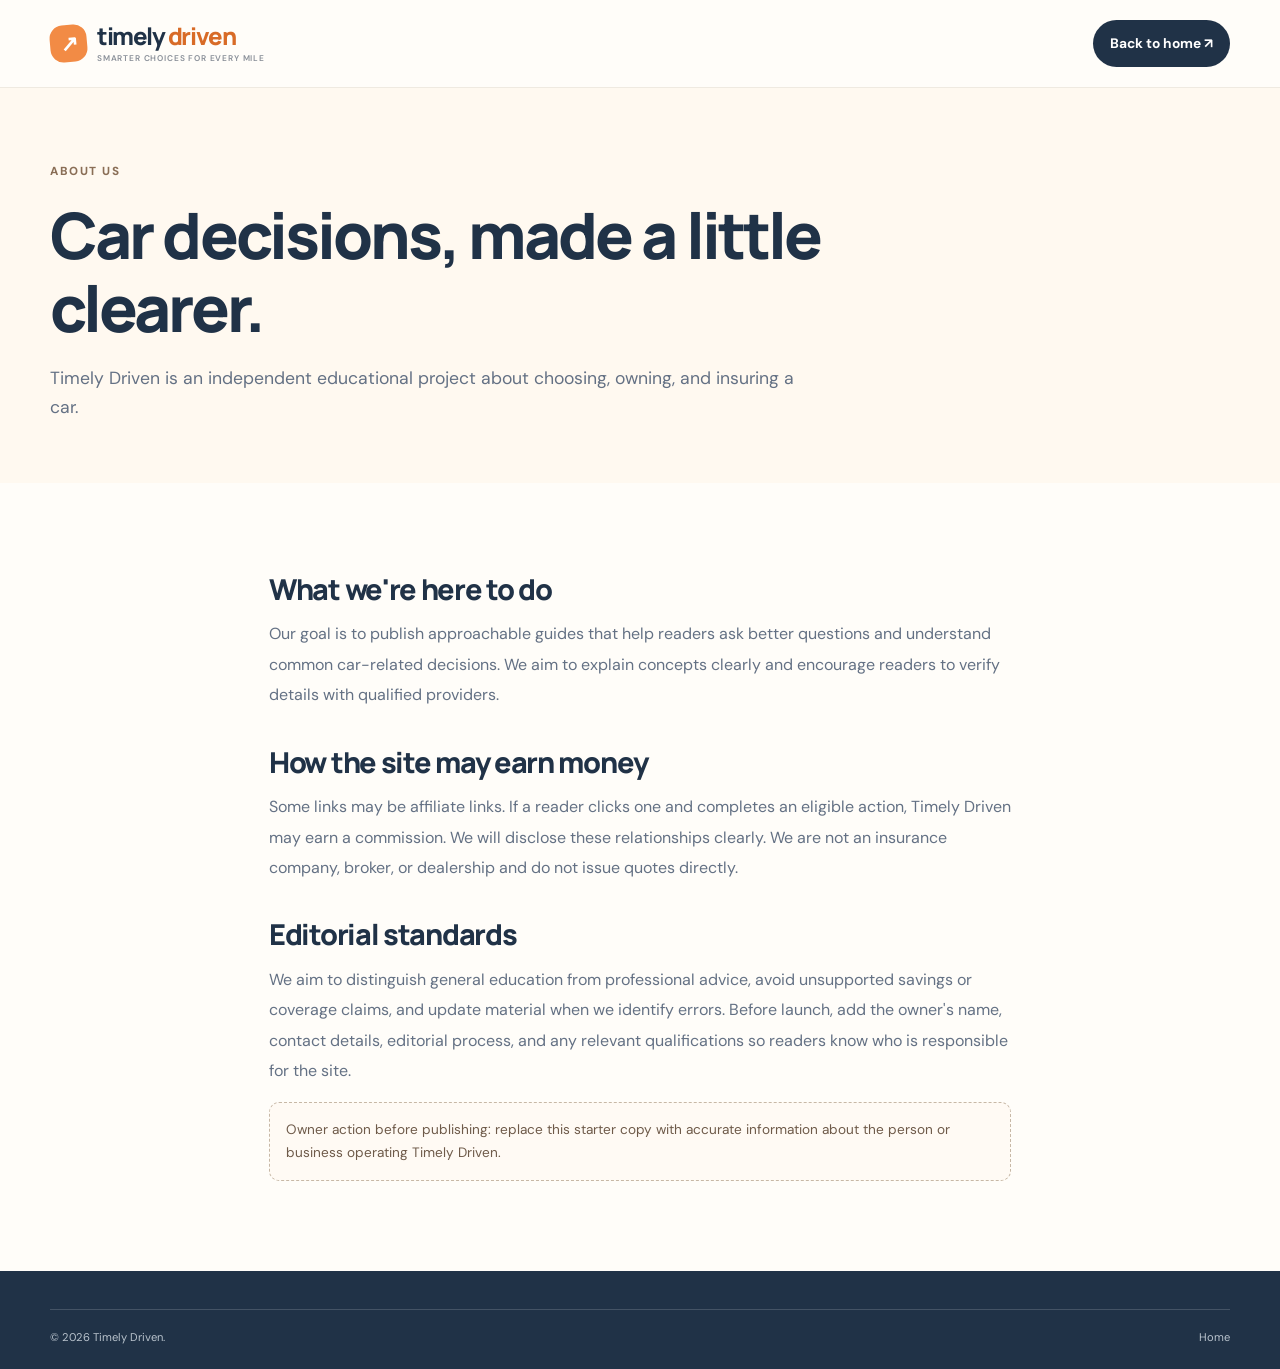
<file: about.html>
<!doctype html><html lang="en"><head><meta charset="utf-8"><meta name="viewport" content="width=device-width,initial-scale=1"><title>About Timely Driven</title><link rel="stylesheet" href="styles.css"><link rel="preconnect" href="https://fonts.googleapis.com"><link href="https://fonts.googleapis.com/css2?family=DM+Sans:wght@400;500;600;700&family=Manrope:wght@400;500;600;700;800&display=swap" rel="stylesheet"></head><body><header class="site-header"><a class="brand" href="index.html"><span class="brand-mark">↗</span><span>timely <span class="brand-highlight">driven</span><small>SMARTER CHOICES FOR EVERY MILE</small></span></a><a class="header-cta" href="index.html">Back to home ↗</a></header><main><section class="article-hero"><div class="wrap"><div class="eyebrow">ABOUT US</div><h1>Car decisions, made a little clearer.</h1><p>Timely Driven is an independent educational project about choosing, owning, and insuring a car.</p></div></section><article class="article-content"><h2>What we're here to do</h2><p>Our goal is to publish approachable guides that help readers ask better questions and understand common car-related decisions. We aim to explain concepts clearly and encourage readers to verify details with qualified providers.</p><h2>How the site may earn money</h2><p>Some links may be affiliate links. If a reader clicks one and completes an eligible action, Timely Driven may earn a commission. We will disclose these relationships clearly. We are not an insurance company, broker, or dealership and do not issue quotes directly.</p><h2>Editorial standards</h2><p>We aim to distinguish general education from professional advice, avoid unsupported savings or coverage claims, and update material when we identify errors. Before launch, add the owner's name, contact details, editorial process, and any relevant qualifications so readers know who is responsible for the site.</p><div class="placeholder">Owner action before publishing: replace this starter copy with accurate information about the person or business operating Timely Driven.</div></article></main><footer class="site-footer"><div class="wrap footer-bottom"><span>© <span id="year"></span> Timely Driven.</span><a href="index.html">Home</a></div></footer><script src="script.js"></script></body></html>
</file>
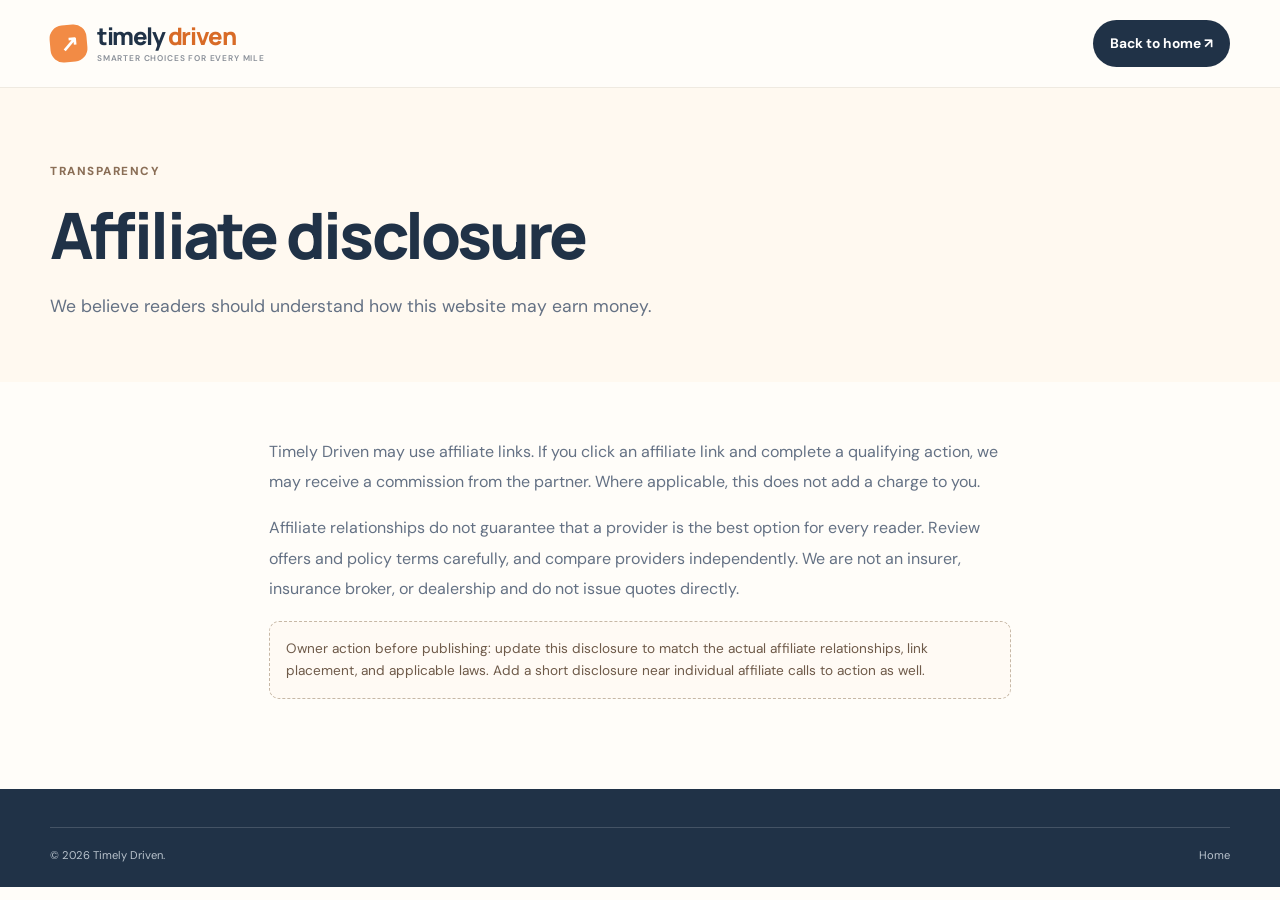
<file: affiliate-disclosure.html>
<!doctype html><html lang="en"><head><meta charset="utf-8"><meta name="viewport" content="width=device-width,initial-scale=1"><title>Affiliate disclosure | Timely Driven</title><link rel="stylesheet" href="styles.css"><link rel="preconnect" href="https://fonts.googleapis.com"><link href="https://fonts.googleapis.com/css2?family=DM+Sans:wght@400;500;600;700&family=Manrope:wght@400;500;600;700;800&display=swap" rel="stylesheet"></head><body><header class="site-header"><a class="brand" href="index.html"><span class="brand-mark">↗</span><span>timely <span class="brand-highlight">driven</span><small>SMARTER CHOICES FOR EVERY MILE</small></span></a><a class="header-cta" href="index.html">Back to home ↗</a></header><main><section class="article-hero"><div class="wrap"><div class="eyebrow">TRANSPARENCY</div><h1>Affiliate disclosure</h1><p>We believe readers should understand how this website may earn money.</p></div></section><article class="article-content"><p>Timely Driven may use affiliate links. If you click an affiliate link and complete a qualifying action, we may receive a commission from the partner. Where applicable, this does not add a charge to you.</p><p>Affiliate relationships do not guarantee that a provider is the best option for every reader. Review offers and policy terms carefully, and compare providers independently. We are not an insurer, insurance broker, or dealership and do not issue quotes directly.</p><div class="placeholder">Owner action before publishing: update this disclosure to match the actual affiliate relationships, link placement, and applicable laws. Add a short disclosure near individual affiliate calls to action as well.</div></article></main><footer class="site-footer"><div class="wrap footer-bottom"><span>© <span id="year"></span> Timely Driven.</span><a href="index.html">Home</a></div></footer><script src="script.js"></script></body></html>
</file>
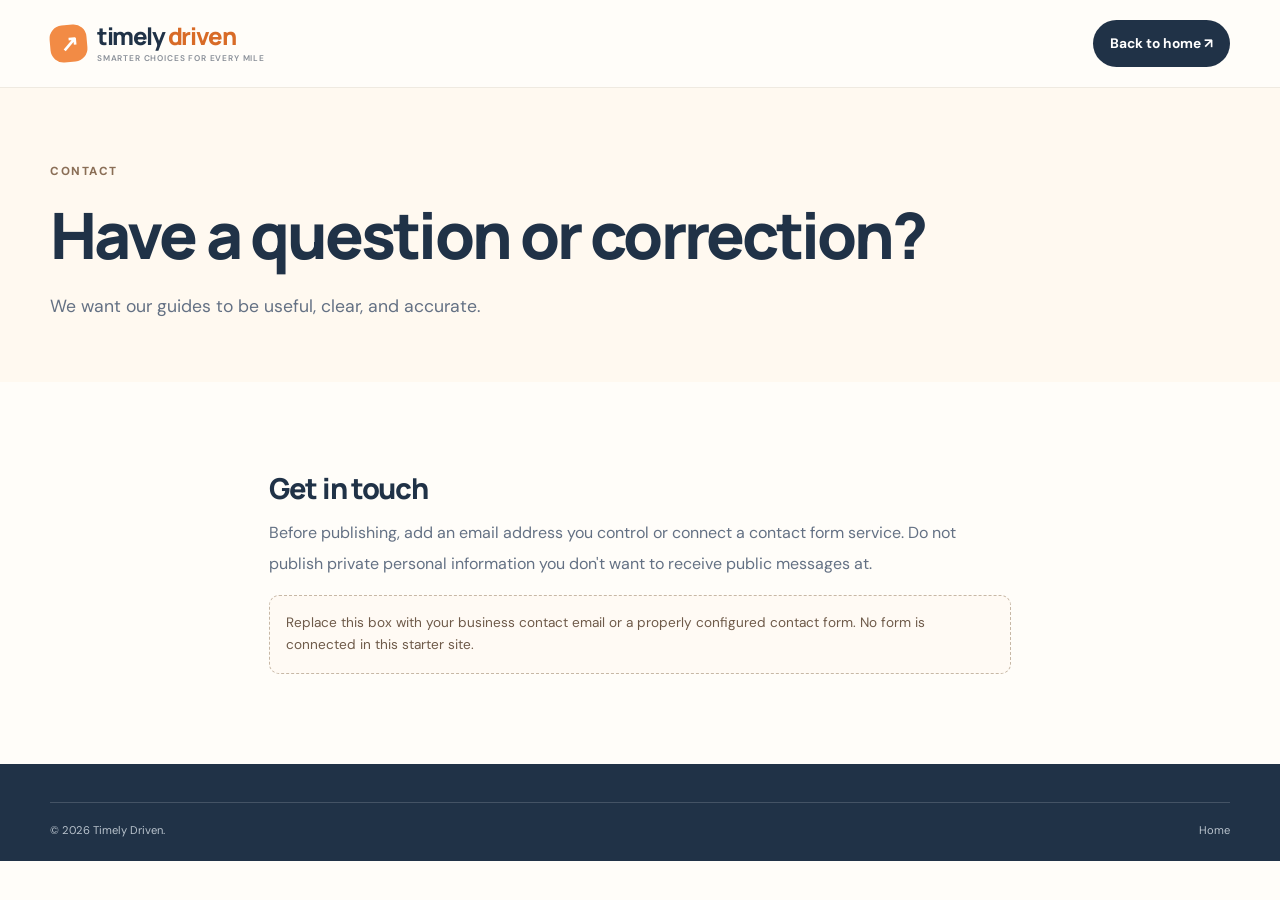
<file: contact.html>
<!doctype html><html lang="en"><head><meta charset="utf-8"><meta name="viewport" content="width=device-width,initial-scale=1"><title>Contact Timely Driven</title><link rel="stylesheet" href="styles.css"><link rel="preconnect" href="https://fonts.googleapis.com"><link href="https://fonts.googleapis.com/css2?family=DM+Sans:wght@400;500;600;700&family=Manrope:wght@400;500;600;700;800&display=swap" rel="stylesheet"></head><body><header class="site-header"><a class="brand" href="index.html"><span class="brand-mark">↗</span><span>timely <span class="brand-highlight">driven</span><small>SMARTER CHOICES FOR EVERY MILE</small></span></a><a class="header-cta" href="index.html">Back to home ↗</a></header><main><section class="article-hero"><div class="wrap"><div class="eyebrow">CONTACT</div><h1>Have a question or correction?</h1><p>We want our guides to be useful, clear, and accurate.</p></div></section><article class="article-content"><h2>Get in touch</h2><p>Before publishing, add an email address you control or connect a contact form service. Do not publish private personal information you don't want to receive public messages at.</p><div class="placeholder">Replace this box with your business contact email or a properly configured contact form. No form is connected in this starter site.</div></article></main><footer class="site-footer"><div class="wrap footer-bottom"><span>© <span id="year"></span> Timely Driven.</span><a href="index.html">Home</a></div></footer><script src="script.js"></script></body></html>
</file>
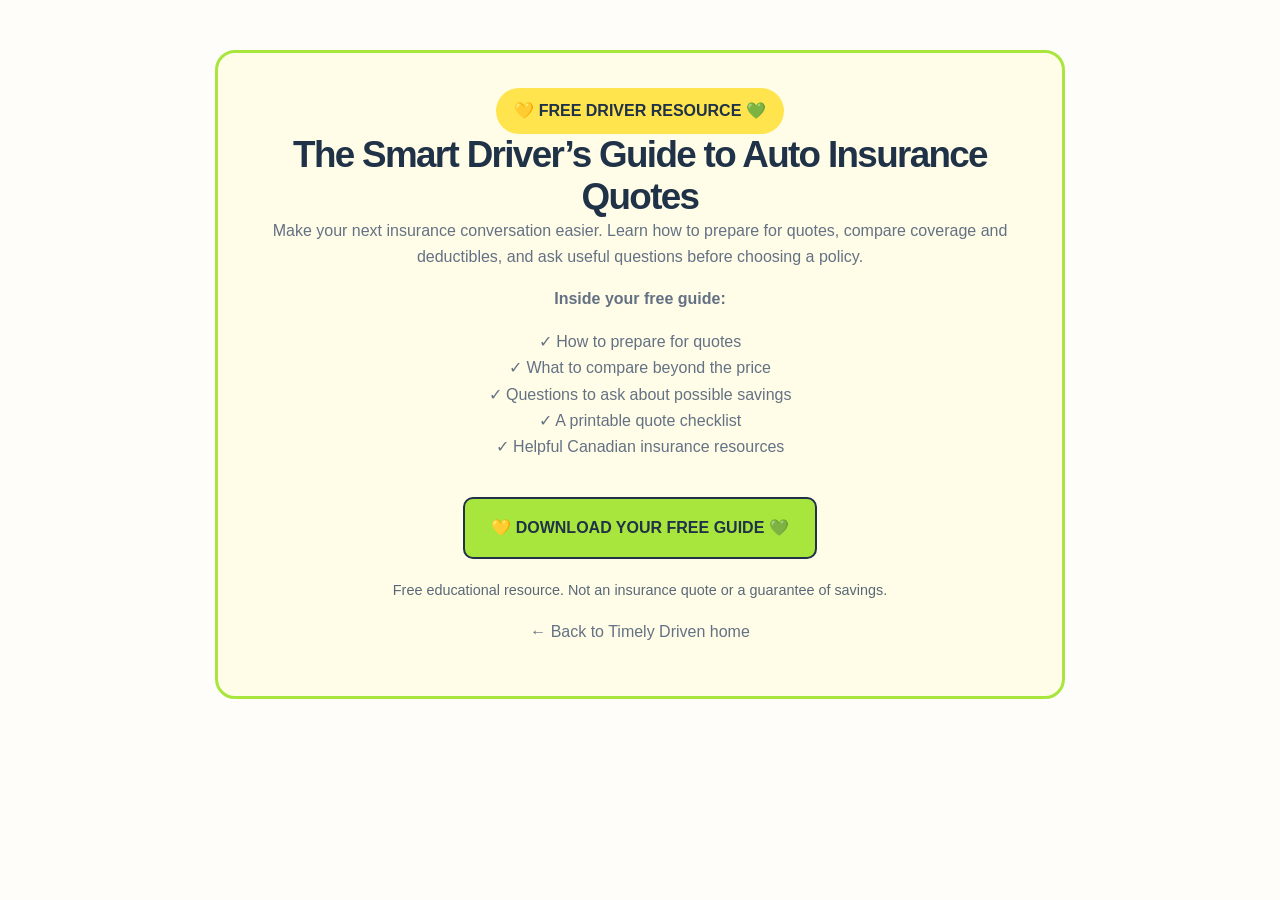
<file: free-auto-insurance-guide.html>
<!DOCTYPE html>
<html lang="en">
<head>
  <meta charset="UTF-8">
  <meta name="viewport" content="width=device-width, initial-scale=1.0">
  <title>Free Auto Insurance Guide | Timely Driven</title>
  <meta name="description" content="Download our free guide to comparing Canadian auto insurance quotes, understanding coverage, and preparing questions for insurers.">
  <link rel="stylesheet" href="styles.css">
  <style>
    .free-guide {
      max-width: 850px;
      margin: 50px auto;
      padding: 35px 25px;
      text-align: center;
      background: #fffde7;
      border: 3px solid #a8e63d;
      border-radius: 20px;
    }
    .free-guide h1 {
      color: #203247;
      font-size: 2.3rem;
    }
    .guide-badge {
      display: inline-block;
      background: #ffe44d;
      color: #203247;
      font-weight: bold;
      padding: 10px 18px;
      border-radius: 30px;
    }
    .guide-button {
      display: inline-block;
      margin: 20px 0;
      padding: 16px 26px;
      background: #a8e63d;
      color: #203247;
      font-weight: bold;
      text-decoration: none;
      border: 2px solid #203247;
      border-radius: 10px;
    }
    .guide-button:hover {
      background: #ffe44d;
    }
    .guide-note {
      font-size: 0.9rem;
      color: #596777;
    }
  </style>
</head>
<body>
  <main class="free-guide">
    <span class="guide-badge">💛 FREE DRIVER RESOURCE 💚</span>
    <h1>The Smart Driver’s Guide to Auto Insurance Quotes</h1>
    <p>Make your next insurance conversation easier. Learn how to prepare for quotes, compare coverage and deductibles, and ask useful questions before choosing a policy.</p>
    <p><strong>Inside your free guide:</strong></p>
    <p>✓ How to prepare for quotes<br>
       ✓ What to compare beyond the price<br>
       ✓ Questions to ask about possible savings<br>
       ✓ A printable quote checklist<br>
       ✓ Helpful Canadian insurance resources</p>
    <a class="guide-button" href="downloads/timely-driven-free-auto-insurance-guide-colour.pdf" download>
      💛 DOWNLOAD YOUR FREE GUIDE 💚
    </a>
    <p class="guide-note">Free educational resource. Not an insurance quote or a guarantee of savings.</p>
    <p><a href="index.html">← Back to Timely Driven home</a></p>
  </main>
</body>
</html>
</file>
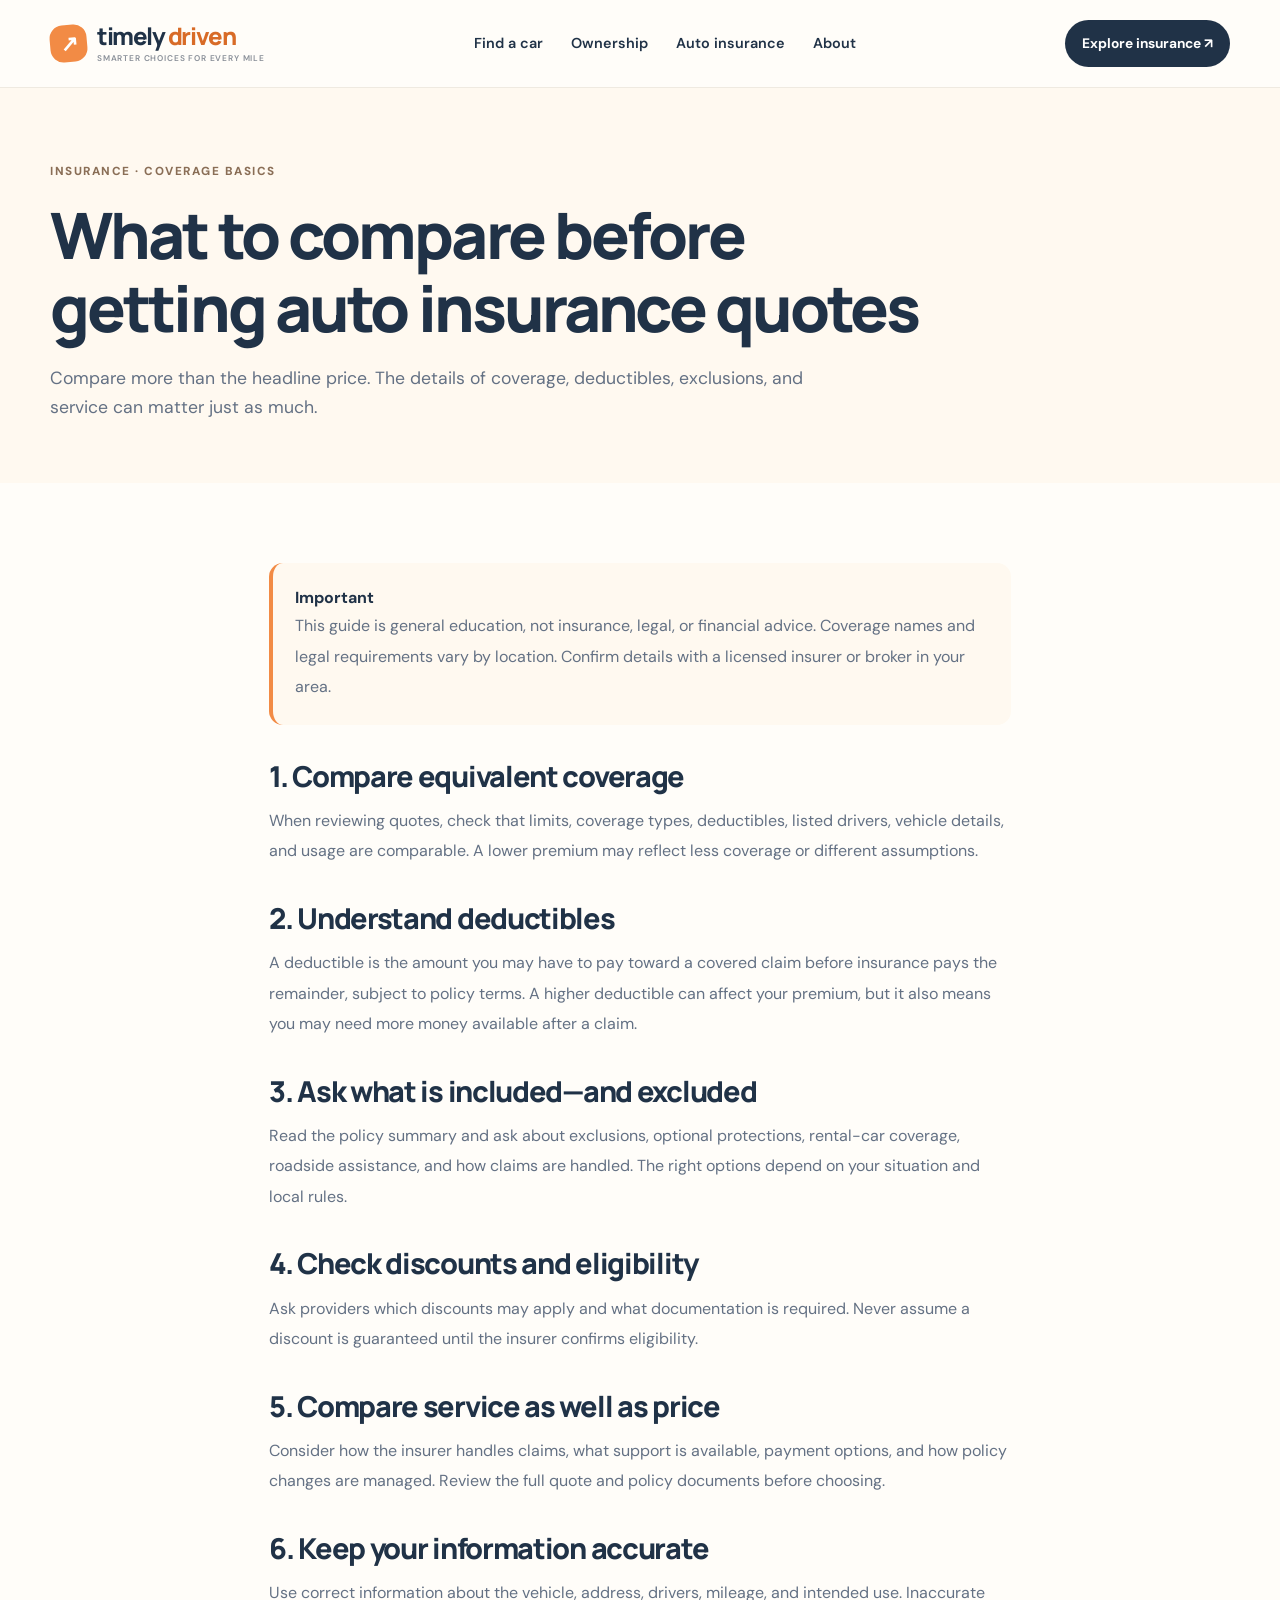
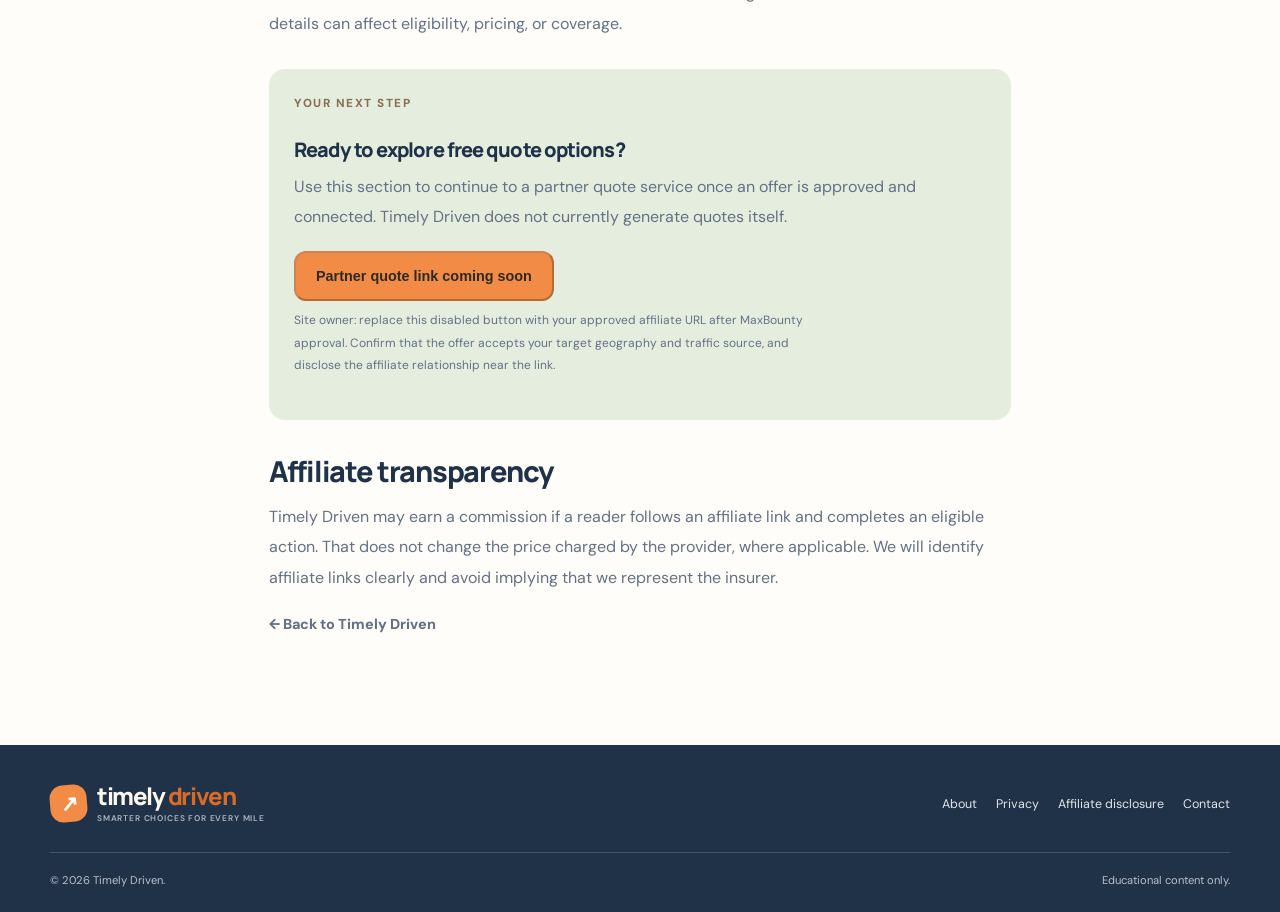
<file: insurance-basics.html>
<!doctype html><html lang="en"><head><meta charset="utf-8"><meta name="viewport" content="width=device-width,initial-scale=1"><meta name="description" content="Understand auto insurance coverage, deductibles, and what to compare before requesting a quote."><title>What to compare before getting auto insurance quotes | Timely Driven</title><link rel="preconnect" href="https://fonts.googleapis.com"><link href="https://fonts.googleapis.com/css2?family=DM+Sans:wght@400;500;600;700&family=Manrope:wght@400;500;600;700;800&display=swap" rel="stylesheet"><link rel="stylesheet" href="styles.css"></head><body><header class="site-header"><a class="brand" href="index.html"><span class="brand-mark">↗</span><span>timely <span class="brand-highlight">driven</span><small>SMARTER CHOICES FOR EVERY MILE</small></span></a><button class="menu-toggle" aria-label="Open navigation" aria-expanded="false">☰</button><nav class="main-nav"><a href="index.html#car-guides">Find a car</a><a href="ownership-costs.html">Ownership</a><a href="insurance-basics.html">Auto insurance</a><a href="about.html">About</a></nav><a class="header-cta" href="#quote-options">Explore insurance ↗</a></header><main class="content-page"><section class="article-hero"><div class="wrap"><div class="eyebrow">INSURANCE · COVERAGE BASICS</div><h1>What to compare before getting auto insurance quotes</h1><p>Compare more than the headline price. The details of coverage, deductibles, exclusions, and service can matter just as much.</p></div></section><article class="article-content"><div class="notice-box"><strong>Important</strong><p>This guide is general education, not insurance, legal, or financial advice. Coverage names and legal requirements vary by location. Confirm details with a licensed insurer or broker in your area.</p></div><h2>1. Compare equivalent coverage</h2><p>When reviewing quotes, check that limits, coverage types, deductibles, listed drivers, vehicle details, and usage are comparable. A lower premium may reflect less coverage or different assumptions.</p><h2>2. Understand deductibles</h2><p>A deductible is the amount you may have to pay toward a covered claim before insurance pays the remainder, subject to policy terms. A higher deductible can affect your premium, but it also means you may need more money available after a claim.</p><h2>3. Ask what is included—and excluded</h2><p>Read the policy summary and ask about exclusions, optional protections, rental-car coverage, roadside assistance, and how claims are handled. The right options depend on your situation and local rules.</p><h2>4. Check discounts and eligibility</h2><p>Ask providers which discounts may apply and what documentation is required. Never assume a discount is guaranteed until the insurer confirms eligibility.</p><h2>5. Compare service as well as price</h2><p>Consider how the insurer handles claims, what support is available, payment options, and how policy changes are managed. Review the full quote and policy documents before choosing.</p><h2>6. Keep your information accurate</h2><p>Use correct information about the vehicle, address, drivers, mileage, and intended use. Inaccurate details can affect eligibility, pricing, or coverage.</p><section id="quote-options" class="page-cta"><div class="eyebrow">YOUR NEXT STEP</div><h3>Ready to explore free quote options?</h3><p>Use this section to continue to a partner quote service once an offer is approved and connected. Timely Driven does not currently generate quotes itself.</p><button class="button button-primary" type="button" disabled aria-disabled="true" title="A partner link will be added after affiliate approval">Partner quote link coming soon</button><p class="small-note">Site owner: replace this disabled button with your approved affiliate URL after MaxBounty approval. Confirm that the offer accepts your target geography and traffic source, and disclose the affiliate relationship near the link.</p></section><h2>Affiliate transparency</h2><p>Timely Driven may earn a commission if a reader follows an affiliate link and completes an eligible action. That does not change the price charged by the provider, where applicable. We will identify affiliate links clearly and avoid implying that we represent the insurer.</p><p><a class="text-link" href="index.html">← Back to Timely Driven</a></p></article></main><footer class="site-footer"><div class="wrap footer-top"><a class="brand brand-footer" href="index.html"><span class="brand-mark">↗</span><span>timely <span class="brand-highlight">driven</span><small>SMARTER CHOICES FOR EVERY MILE</small></span></a><nav><a href="about.html">About</a><a href="privacy.html">Privacy</a><a href="affiliate-disclosure.html">Affiliate disclosure</a><a href="contact.html">Contact</a></nav></div><div class="wrap footer-bottom"><span>© <span id="year"></span> Timely Driven.</span><span>Educational content only.</span></div></footer><script src="script.js"></script></body></html>
</file>
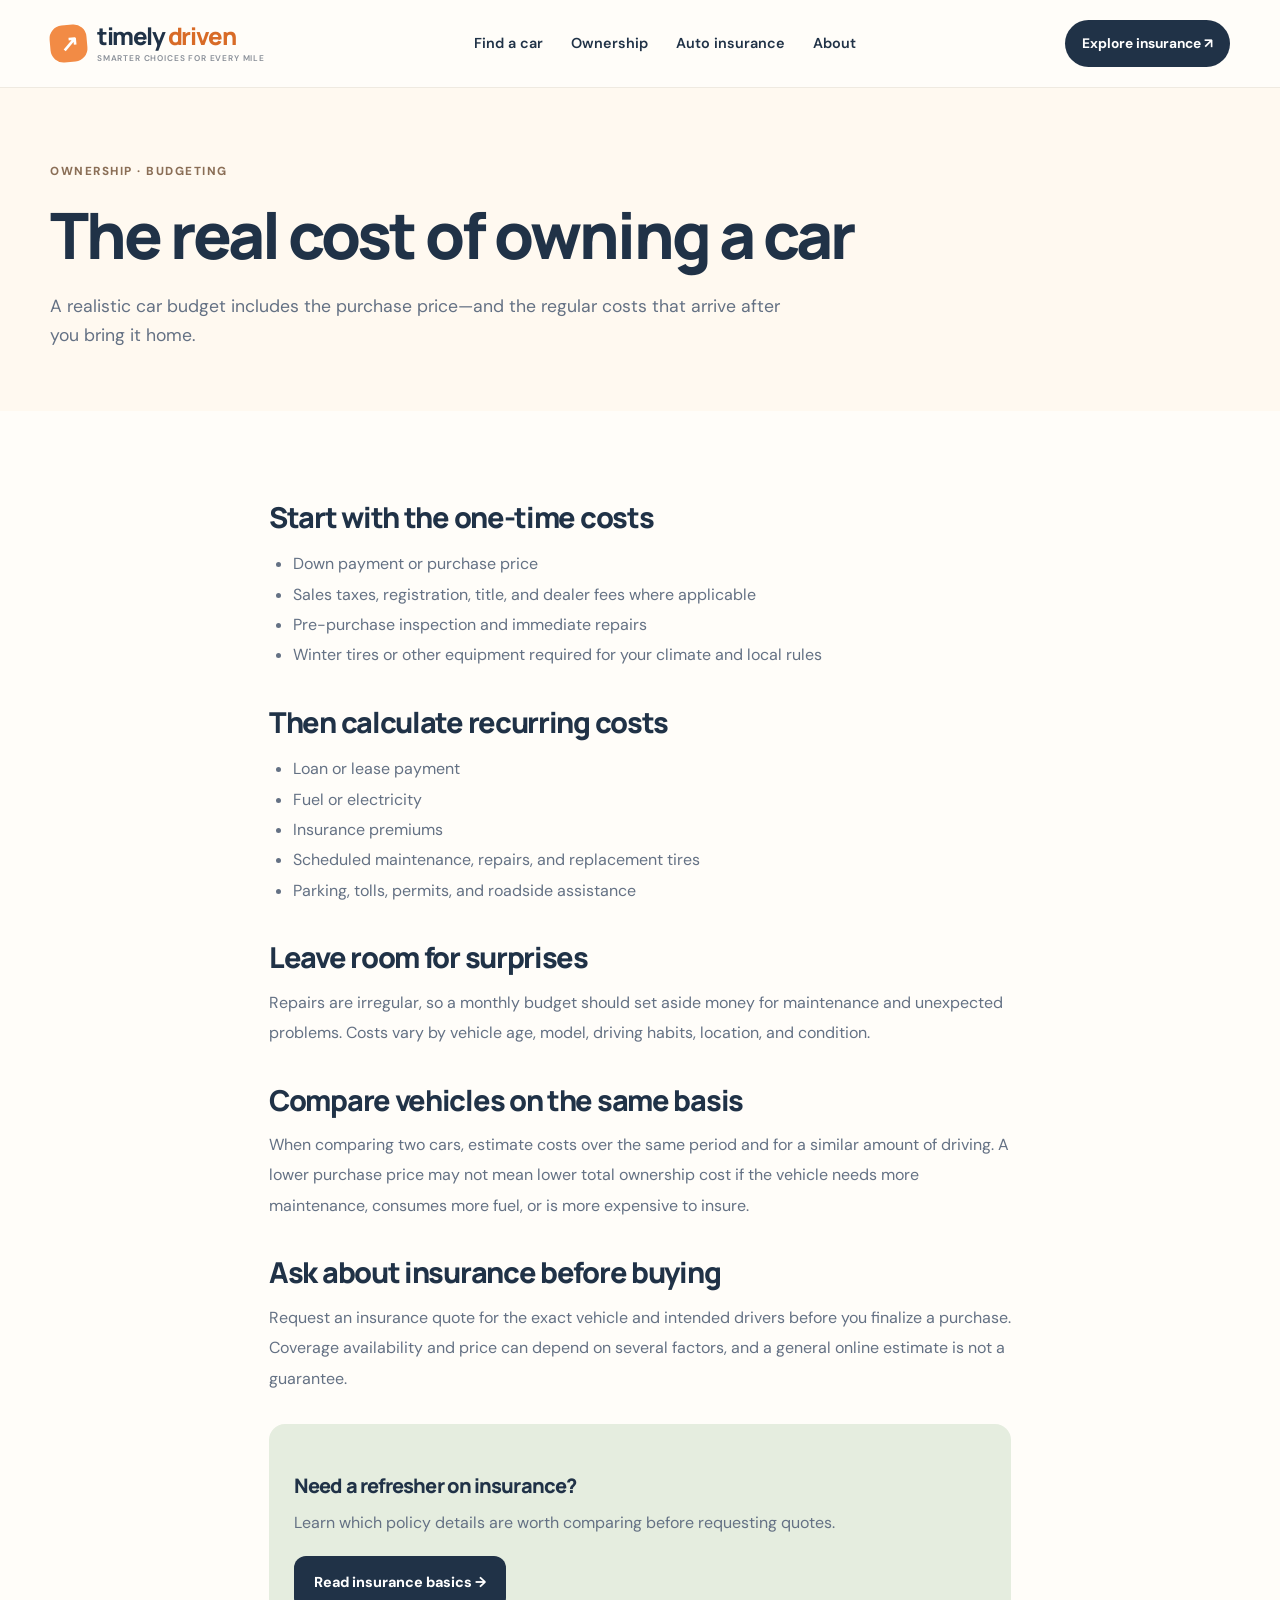
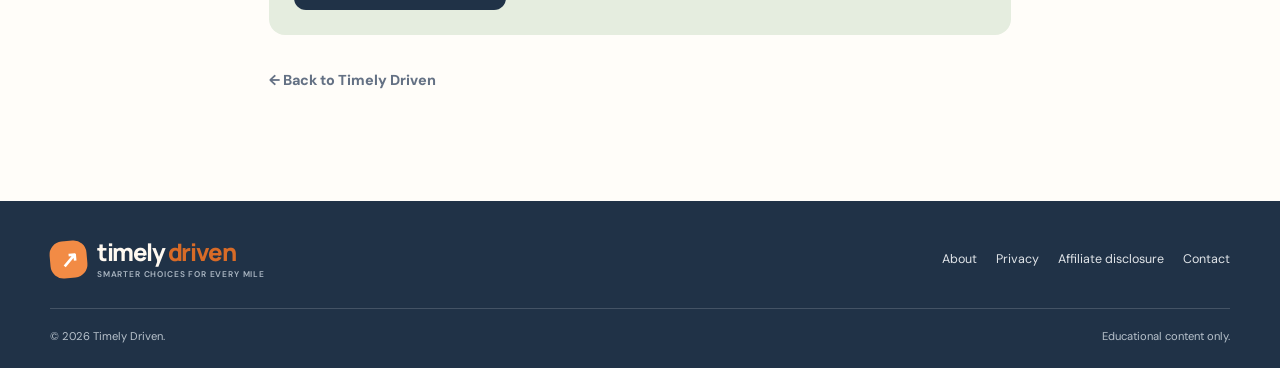
<file: ownership-costs.html>
<!doctype html><html lang="en"><head><meta charset="utf-8"><meta name="viewport" content="width=device-width,initial-scale=1"><meta name="description" content="Learn the costs to include when budgeting for a car."><title>The real cost of owning a car | Timely Driven</title><link rel="preconnect" href="https://fonts.googleapis.com"><link href="https://fonts.googleapis.com/css2?family=DM+Sans:wght@400;500;600;700&family=Manrope:wght@400;500;600;700;800&display=swap" rel="stylesheet"><link rel="stylesheet" href="styles.css"></head><body><header class="site-header"><a class="brand" href="index.html"><span class="brand-mark">↗</span><span>timely <span class="brand-highlight">driven</span><small>SMARTER CHOICES FOR EVERY MILE</small></span></a><button class="menu-toggle" aria-label="Open navigation" aria-expanded="false">☰</button><nav class="main-nav"><a href="index.html#car-guides">Find a car</a><a href="ownership-costs.html">Ownership</a><a href="insurance-basics.html">Auto insurance</a><a href="about.html">About</a></nav><a class="header-cta" href="insurance-basics.html">Explore insurance ↗</a></header><main class="content-page"><section class="article-hero"><div class="wrap"><div class="eyebrow">OWNERSHIP · BUDGETING</div><h1>The real cost of owning a car</h1><p>A realistic car budget includes the purchase price—and the regular costs that arrive after you bring it home.</p></div></section><article class="article-content"><h2>Start with the one-time costs</h2><ul><li>Down payment or purchase price</li><li>Sales taxes, registration, title, and dealer fees where applicable</li><li>Pre-purchase inspection and immediate repairs</li><li>Winter tires or other equipment required for your climate and local rules</li></ul><h2>Then calculate recurring costs</h2><ul><li>Loan or lease payment</li><li>Fuel or electricity</li><li>Insurance premiums</li><li>Scheduled maintenance, repairs, and replacement tires</li><li>Parking, tolls, permits, and roadside assistance</li></ul><h2>Leave room for surprises</h2><p>Repairs are irregular, so a monthly budget should set aside money for maintenance and unexpected problems. Costs vary by vehicle age, model, driving habits, location, and condition.</p><h2>Compare vehicles on the same basis</h2><p>When comparing two cars, estimate costs over the same period and for a similar amount of driving. A lower purchase price may not mean lower total ownership cost if the vehicle needs more maintenance, consumes more fuel, or is more expensive to insure.</p><h2>Ask about insurance before buying</h2><p>Request an insurance quote for the exact vehicle and intended drivers before you finalize a purchase. Coverage availability and price can depend on several factors, and a general online estimate is not a guarantee.</p><div class="page-cta"><h3>Need a refresher on insurance?</h3><p>Learn which policy details are worth comparing before requesting quotes.</p><a class="button button-dark" href="insurance-basics.html">Read insurance basics →</a></div><p><a class="text-link" href="index.html">← Back to Timely Driven</a></p></article></main><footer class="site-footer"><div class="wrap footer-top"><a class="brand brand-footer" href="index.html"><span class="brand-mark">↗</span><span>timely <span class="brand-highlight">driven</span><small>SMARTER CHOICES FOR EVERY MILE</small></span></a><nav><a href="about.html">About</a><a href="privacy.html">Privacy</a><a href="affiliate-disclosure.html">Affiliate disclosure</a><a href="contact.html">Contact</a></nav></div><div class="wrap footer-bottom"><span>© <span id="year"></span> Timely Driven.</span><span>Educational content only.</span></div></footer><script src="script.js"></script></body></html>
</file>
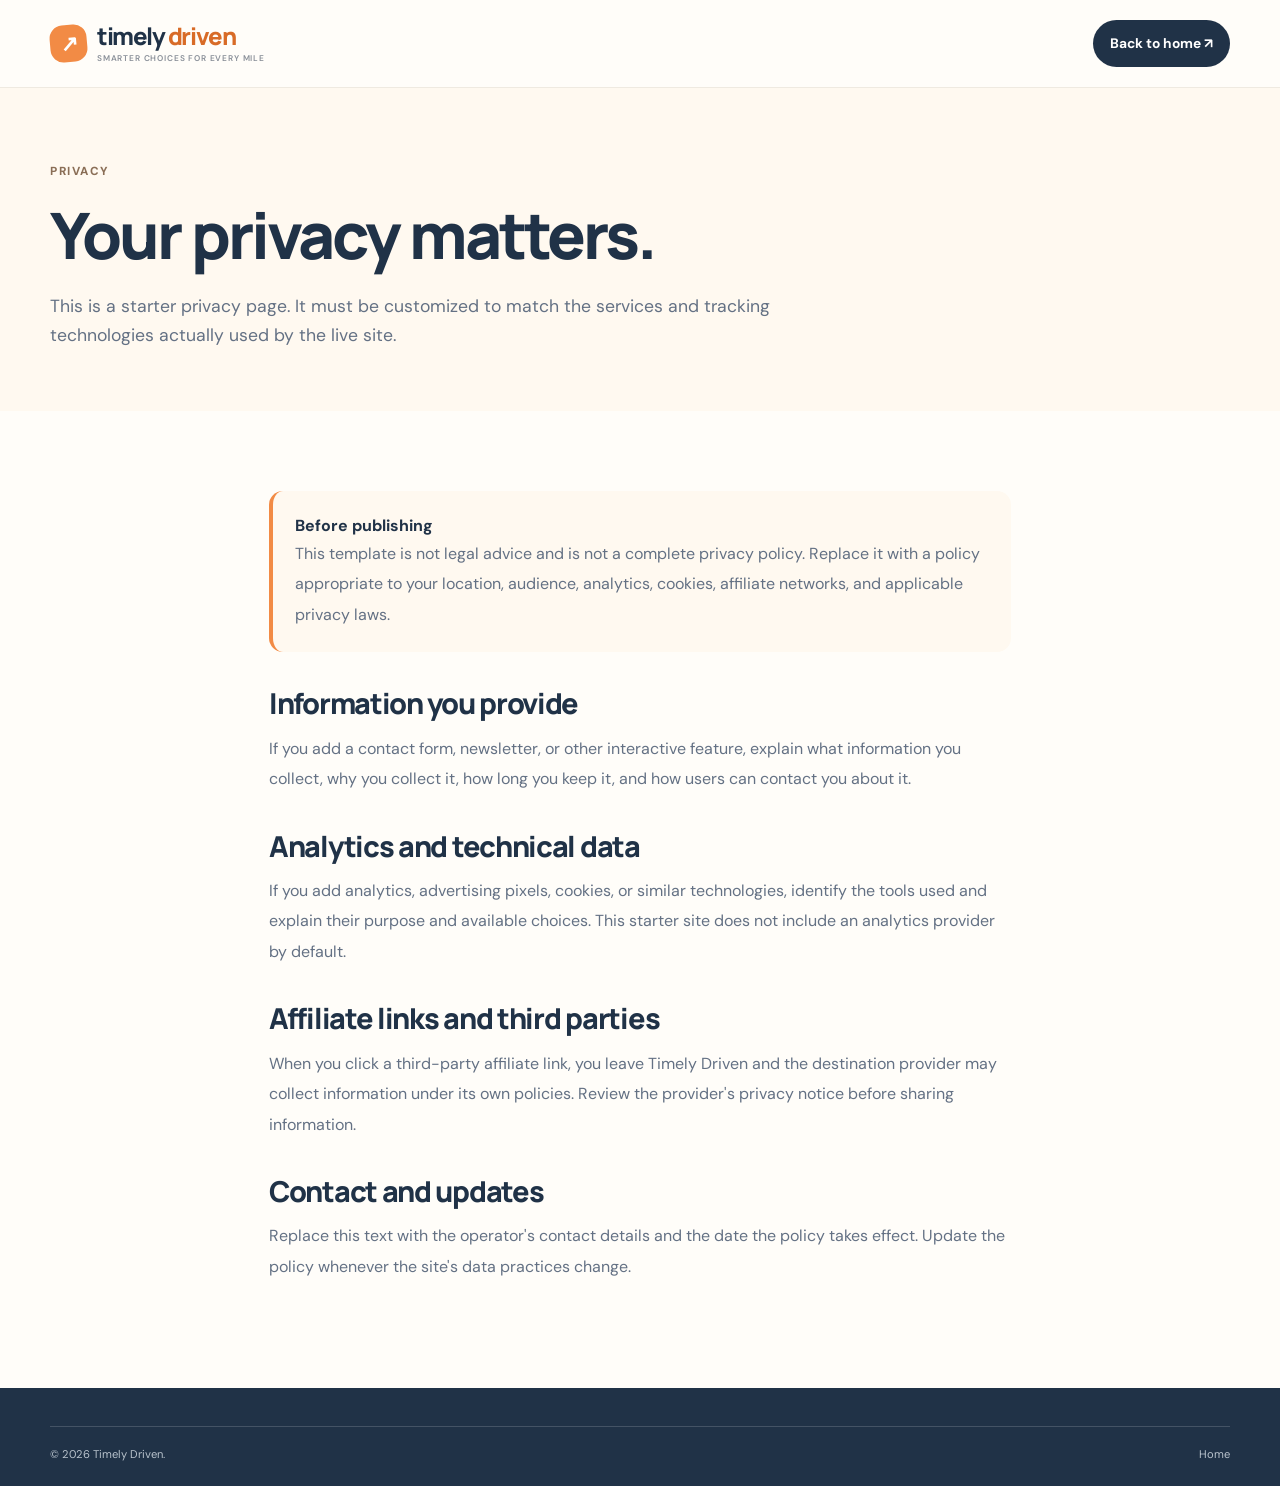
<file: privacy.html>
<!doctype html><html lang="en"><head><meta charset="utf-8"><meta name="viewport" content="width=device-width,initial-scale=1"><title>Privacy | Timely Driven</title><link rel="stylesheet" href="styles.css"><link rel="preconnect" href="https://fonts.googleapis.com"><link href="https://fonts.googleapis.com/css2?family=DM+Sans:wght@400;500;600;700&family=Manrope:wght@400;500;600;700;800&display=swap" rel="stylesheet"></head><body><header class="site-header"><a class="brand" href="index.html"><span class="brand-mark">↗</span><span>timely <span class="brand-highlight">driven</span><small>SMARTER CHOICES FOR EVERY MILE</small></span></a><a class="header-cta" href="index.html">Back to home ↗</a></header><main><section class="article-hero"><div class="wrap"><div class="eyebrow">PRIVACY</div><h1>Your privacy matters.</h1><p>This is a starter privacy page. It must be customized to match the services and tracking technologies actually used by the live site.</p></div></section><article class="article-content"><div class="notice-box"><strong>Before publishing</strong><p>This template is not legal advice and is not a complete privacy policy. Replace it with a policy appropriate to your location, audience, analytics, cookies, affiliate networks, and applicable privacy laws.</p></div><h2>Information you provide</h2><p>If you add a contact form, newsletter, or other interactive feature, explain what information you collect, why you collect it, how long you keep it, and how users can contact you about it.</p><h2>Analytics and technical data</h2><p>If you add analytics, advertising pixels, cookies, or similar technologies, identify the tools used and explain their purpose and available choices. This starter site does not include an analytics provider by default.</p><h2>Affiliate links and third parties</h2><p>When you click a third-party affiliate link, you leave Timely Driven and the destination provider may collect information under its own policies. Review the provider's privacy notice before sharing information.</p><h2>Contact and updates</h2><p>Replace this text with the operator's contact details and the date the policy takes effect. Update the policy whenever the site's data practices change.</p></article></main><footer class="site-footer"><div class="wrap footer-bottom"><span>© <span id="year"></span> Timely Driven.</span><a href="index.html">Home</a></div></footer><script src="script.js"></script></body></html>
</file>
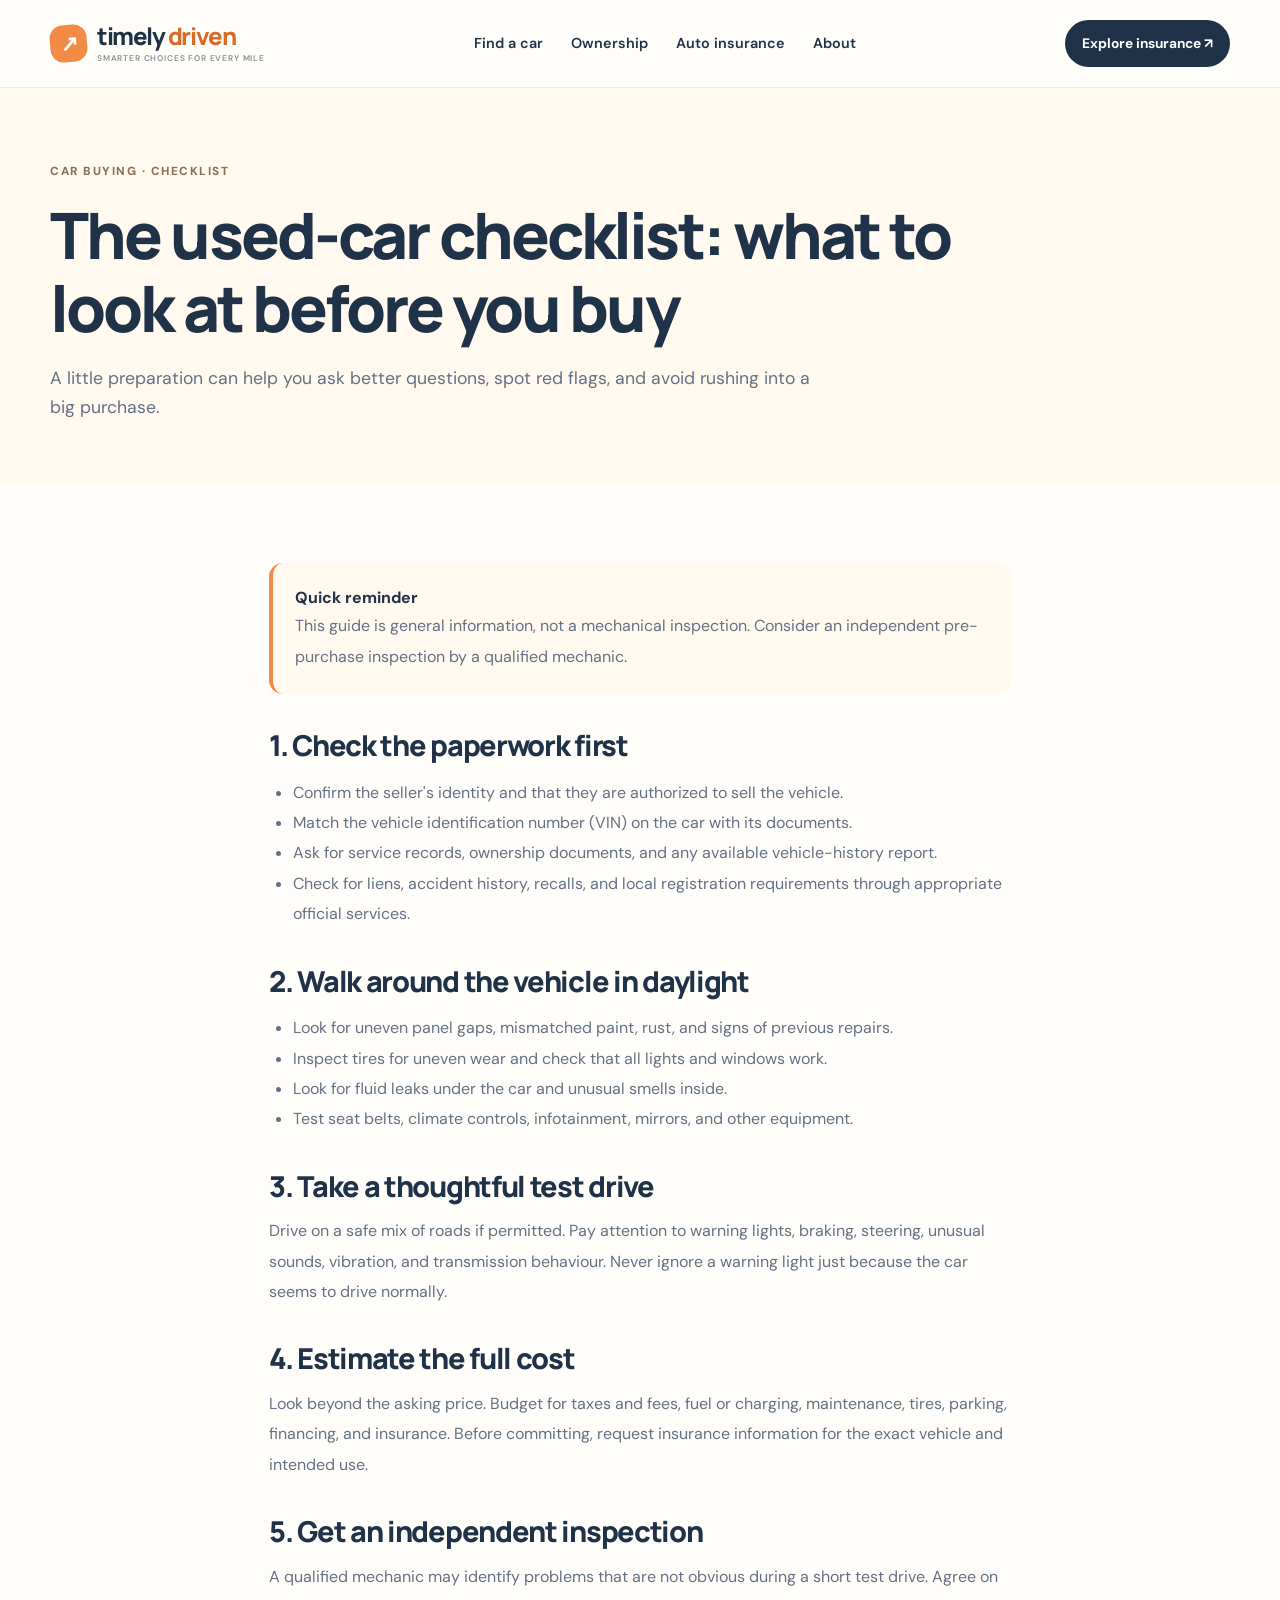
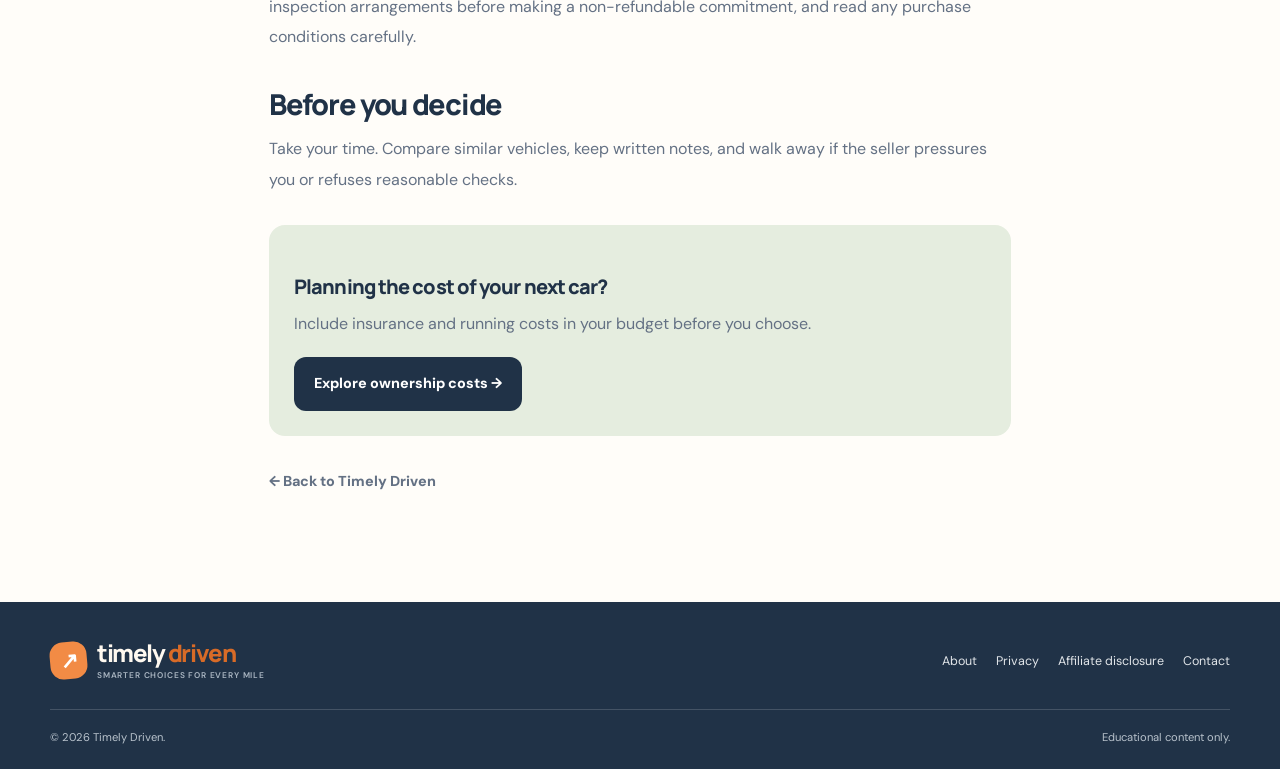
<file: used-car-checklist.html>
<!doctype html><html lang="en"><head><meta charset="utf-8"><meta name="viewport" content="width=device-width,initial-scale=1"><meta name="description" content="A practical checklist for inspecting a used car before you buy."><title>Used-car checklist | Timely Driven</title><link rel="preconnect" href="https://fonts.googleapis.com"><link href="https://fonts.googleapis.com/css2?family=DM+Sans:wght@400;500;600;700&family=Manrope:wght@400;500;600;700;800&display=swap" rel="stylesheet"><link rel="stylesheet" href="styles.css"></head><body><header class="site-header"><a class="brand" href="index.html"><span class="brand-mark">↗</span><span>timely <span class="brand-highlight">driven</span><small>SMARTER CHOICES FOR EVERY MILE</small></span></a><button class="menu-toggle" aria-label="Open navigation" aria-expanded="false">☰</button><nav class="main-nav"><a href="index.html#car-guides">Find a car</a><a href="ownership-costs.html">Ownership</a><a href="insurance-basics.html">Auto insurance</a><a href="about.html">About</a></nav><a class="header-cta" href="insurance-basics.html">Explore insurance ↗</a></header><main class="content-page"><section class="article-hero"><div class="wrap"><div class="eyebrow">CAR BUYING · CHECKLIST</div><h1>The used-car checklist: what to look at before you buy</h1><p>A little preparation can help you ask better questions, spot red flags, and avoid rushing into a big purchase.</p></div></section><article class="article-content"><div class="notice-box"><strong>Quick reminder</strong><p>This guide is general information, not a mechanical inspection. Consider an independent pre-purchase inspection by a qualified mechanic.</p></div><h2>1. Check the paperwork first</h2><ul><li>Confirm the seller's identity and that they are authorized to sell the vehicle.</li><li>Match the vehicle identification number (VIN) on the car with its documents.</li><li>Ask for service records, ownership documents, and any available vehicle-history report.</li><li>Check for liens, accident history, recalls, and local registration requirements through appropriate official services.</li></ul><h2>2. Walk around the vehicle in daylight</h2><ul><li>Look for uneven panel gaps, mismatched paint, rust, and signs of previous repairs.</li><li>Inspect tires for uneven wear and check that all lights and windows work.</li><li>Look for fluid leaks under the car and unusual smells inside.</li><li>Test seat belts, climate controls, infotainment, mirrors, and other equipment.</li></ul><h2>3. Take a thoughtful test drive</h2><p>Drive on a safe mix of roads if permitted. Pay attention to warning lights, braking, steering, unusual sounds, vibration, and transmission behaviour. Never ignore a warning light just because the car seems to drive normally.</p><h2>4. Estimate the full cost</h2><p>Look beyond the asking price. Budget for taxes and fees, fuel or charging, maintenance, tires, parking, financing, and insurance. Before committing, request insurance information for the exact vehicle and intended use.</p><h2>5. Get an independent inspection</h2><p>A qualified mechanic may identify problems that are not obvious during a short test drive. Agree on inspection arrangements before making a non-refundable commitment, and read any purchase conditions carefully.</p><h2>Before you decide</h2><p>Take your time. Compare similar vehicles, keep written notes, and walk away if the seller pressures you or refuses reasonable checks.</p><div class="page-cta"><h3>Planning the cost of your next car?</h3><p>Include insurance and running costs in your budget before you choose.</p><a class="button button-dark" href="ownership-costs.html">Explore ownership costs →</a></div><p><a class="text-link" href="index.html">← Back to Timely Driven</a></p></article></main><footer class="site-footer"><div class="wrap footer-top"><a class="brand brand-footer" href="index.html"><span class="brand-mark">↗</span><span>timely <span class="brand-highlight">driven</span><small>SMARTER CHOICES FOR EVERY MILE</small></span></a><nav><a href="about.html">About</a><a href="privacy.html">Privacy</a><a href="affiliate-disclosure.html">Affiliate disclosure</a><a href="contact.html">Contact</a></nav></div><div class="wrap footer-bottom"><span>© <span id="year"></span> Timely Driven.</span><span>Educational content only.</span></div></footer><script src="script.js"></script></body></html>
</file>
<file: styles.css>
:root{--cream:#fff9f0;--paper:#fffdf9;--ink:#203247;--muted:#647184;--orange:#f28b45;--orange-dark:#d86b27;--sage:#e5eddf;--blue:#e6eef5;--line:#e9e2d8;--radius:24px;--shadow:0 18px 55px rgba(32,50,71,.10)}
*{box-sizing:border-box}html{scroll-behavior:smooth;scroll-padding-top:100px}body{margin:0;background:var(--paper);color:var(--ink);font-family:'DM Sans',sans-serif;font-size:16px;line-height:1.65}h1,h2,h3{font-family:Manrope,sans-serif;line-height:1.13;letter-spacing:-.045em;margin:0;font-weight:800}h1{font-size:clamp(2.9rem,5.7vw,5.2rem)}h2{font-size:clamp(2.1rem,3.8vw,3.4rem)}h3{font-size:1.45rem}p{margin:0 0 1rem;color:var(--muted)}a{color:inherit;text-decoration:none}.wrap{width:min(1180px,calc(100% - 48px));margin-inline:auto}.top-note{background:var(--ink);color:#fff9f0;padding:9px 24px;text-align:center;font-size:.76rem;letter-spacing:.03em}.top-note span{color:#f4c39d;margin-left:10px}.site-header{height:88px;display:flex;align-items:center;justify-content:space-between;padding:0 max(24px,calc((100vw - 1180px)/2));gap:24px;background:rgba(255,253,249,.94);border-bottom:1px solid rgba(233,226,216,.7);position:sticky;top:0;z-index:20;backdrop-filter:blur(14px)}.brand{display:flex;align-items:center;gap:10px;font-family:Manrope,sans-serif;font-weight:800;font-size:1.5rem;line-height:1.05;letter-spacing:-.06em;flex-shrink:0}.brand-mark{width:37px;height:37px;border-radius:13px;background:var(--orange);display:grid;place-items:center;color:white;font-size:1.35rem;transform:rotate(-5deg)}.brand-highlight{color:var(--orange-dark)}.brand small{display:block;font:600 .52rem 'DM Sans',sans-serif;letter-spacing:.1em;color:#8a9099;margin-top:5px}.main-nav{display:flex;align-items:center;gap:28px;font-size:.9rem;font-weight:600}.main-nav a:hover,.text-link:hover,.read-link:hover{color:var(--orange-dark)}.header-cta{background:var(--ink);color:white;padding:12px 17px;border-radius:999px;font-size:.86rem;font-weight:700;white-space:nowrap}.header-cta span{color:#ffc18f;margin-left:8px}.menu-toggle{display:none;border:0;background:transparent;font-size:1.4rem;color:var(--ink)}.hero{padding-top:64px;display:grid;grid-template-columns:.94fr 1.06fr;column-gap:45px;align-items:center}.hero-copy{padding:20px 0 40px}.eyebrow{font-size:.73rem;font-weight:800;letter-spacing:.13em;color:#8a6e56;display:flex;align-items:center;gap:9px;margin-bottom:18px}.eyebrow-dot{display:inline-block;width:8px;height:8px;background:var(--orange);border-radius:50%}.hero h1 em,h2 em{font-style:normal;color:var(--orange-dark)}.hero-lede{font-size:1.08rem;max-width:500px;margin:24px 0 28px;line-height:1.8}.hero-actions{display:flex;align-items:center;gap:24px;flex-wrap:wrap}.button{display:inline-flex;align-items:center;gap:25px;padding:15px 20px;border-radius:12px;font-weight:800;font-size:.9rem;transition:transform .2s,box-shadow .2s}.button:hover{transform:translateY(-2px);box-shadow:var(--shadow)}.button-primary{background:var(--orange);color:#2d2a25}.button-primary span,.button-dark span{font-size:1.2rem}.text-link{font-weight:800;font-size:.9rem}.text-link span{margin-left:7px;color:var(--orange-dark)}.hero-proof{display:flex;align-items:center;gap:12px;margin-top:35px;font-size:.81rem;color:var(--muted)}.hero-proof strong{color:var(--ink)}.proof-icon{width:38px;height:38px;display:grid;place-items:center;border-radius:50%;background:#f9e5d3;color:var(--orange-dark);font-size:1.2rem}.hero-visual{position:relative;padding:0 0 24px 20px}.hero-visual>img{width:100%;height:495px;object-fit:cover;border-radius:180px 180px 24px 24px;box-shadow:var(--shadow)}.image-sticker{position:absolute;left:-12px;bottom:46px;background:#fffdf8;padding:22px 23px;border-radius:17px;box-shadow:var(--shadow);transform:rotate(-3deg);display:flex;flex-direction:column;gap:7px}.image-sticker>span:first-child{font-size:.62rem;letter-spacing:.14em;color:var(--orange-dark);font-weight:800}.image-sticker strong{font:800 1.5rem/1.2 Manrope,sans-serif;letter-spacing:-.04em}.sticker-arrow{position:absolute;right:18px;bottom:16px;font-size:1.3rem;color:var(--orange-dark)}.sunburst{position:absolute;right:-8px;top:8px;color:var(--orange);font-size:4.2rem}.hero-bottom{grid-column:1/-1;border-top:1px solid var(--line);margin-top:22px;padding:17px 0 19px;display:flex;gap:30px;align-items:center;color:#7e8790;font-size:.78rem}.hero-bottom span:first-child{font-size:.68rem;font-weight:800;letter-spacing:.13em;color:var(--orange-dark)}.bottom-arrow{margin-left:auto;font-size:1.2rem!important;color:var(--ink)!important}.section-pad{padding:95px 0}.quick-start{background:var(--cream)}.section-heading{display:flex;justify-content:space-between;align-items:end;gap:30px;margin-bottom:38px}.section-heading h2{margin-top:10px}.section-heading>p{max-width:320px;margin:0 0 5px}.path-grid{display:grid;grid-template-columns:repeat(3,1fr);gap:20px}.path-card{border-radius:var(--radius);padding:26px;min-height:300px;display:flex;flex-direction:column;align-items:flex-start;transition:transform .2s,box-shadow .2s}.path-card:hover{transform:translateY(-5px);box-shadow:var(--shadow)}.path-peach{background:#f8e7d8}.path-sage{background:#e7eddf}.path-blue{background:#e5edf4}.card-number{font-size:.67rem;letter-spacing:.14em;font-weight:800;color:#80796f}.path-icon{align-self:flex-end;width:47px;height:47px;border-radius:16px;background:rgba(255,255,255,.65);display:grid;place-items:center;font-size:1.4rem;margin-bottom:18px}.path-card h3{font-size:1.7rem;margin-bottom:12px}.path-card p{max-width:290px;color:#5d6874}.card-link{font-size:.85rem;font-weight:800;margin-top:auto;padding-top:15px}.card-link b{color:var(--orange-dark);font-size:1.15rem;margin-left:7px}.featured{background:var(--paper)}.article-grid{display:grid;grid-template-columns:1.16fr 1fr 1fr;gap:22px}.article-card{border:1px solid var(--line);border-radius:20px;overflow:hidden;background:#fff;transition:transform .2s,box-shadow .2s}.article-card:hover{transform:translateY(-4px);box-shadow:var(--shadow)}.article-image{display:block;position:relative;overflow:hidden;height:210px;background:#f2e9df}.article-large .article-image{height:250px}.article-image img{width:100%;height:100%;object-fit:cover;transition:transform .4s}.article-card:hover .article-image img{transform:scale(1.04)}.image-tag{position:absolute;left:15px;top:15px;background:var(--cream);padding:6px 10px;border-radius:7px;font-size:.63rem;letter-spacing:.1em;font-weight:800}.article-body{padding:22px}.article-meta{font-size:.66rem;font-weight:800;letter-spacing:.1em;color:#9a8069;margin-bottom:13px}.article-meta span{margin:0 5px;color:var(--orange)}.article-body h3{font-size:1.26rem;line-height:1.3;margin-bottom:12px}.article-body p{font-size:.9rem;line-height:1.7}.read-link{font-size:.83rem;font-weight:800;display:inline-flex;gap:10px;margin-top:5px}.read-link span{color:var(--orange-dark)}.insurance-band{background:#f8e9dc;overflow:hidden}.insurance-layout{display:grid;grid-template-columns:.8fr 1.2fr;align-items:center;gap:85px}.insurance-art{height:360px;position:relative;display:grid;place-items:center}.orbit{position:absolute;border:1px solid rgba(216,107,39,.25);border-radius:50%;width:310px;height:310px}.orbit-two{width:245px;height:245px;border-style:dashed}.shield{width:140px;height:155px;clip-path:polygon(50% 0,95% 17%,87% 69%,50% 100%,13% 69%,5% 17%);background:var(--orange);display:grid;place-items:center;color:white;font-size:4rem;box-shadow:var(--shadow);z-index:2}.mini-car{position:absolute;bottom:42px;left:12%;font-size:4rem;color:var(--ink);transform:rotate(-8deg)}.spark{position:absolute;color:var(--orange-dark);font-size:2.5rem}.spark-one{right:10%;top:35px}.spark-two{left:15%;top:65px}.insurance-copy h2{max-width:540px;margin-bottom:19px}.insurance-copy>p{max-width:580px}.check-list{list-style:none;margin:20px 0 27px;padding:0;display:grid;gap:10px}.check-list li:before{content:'✓';display:inline-grid;place-items:center;width:22px;height:22px;border-radius:50%;background:#d7e4d0;color:#31573a;font-weight:800;margin-right:11px;font-size:.75rem}.button-dark{background:var(--ink);color:white}.small-note{font-size:.75rem;margin-top:16px;max-width:520px}.ownership{background:var(--paper)}.ownership-layout{display:grid;grid-template-columns:1fr 1fr;gap:90px;align-items:center}.ownership h2{margin:10px 0 22px}.body-large{font-size:1.04rem;line-height:1.85;max-width:480px;margin-bottom:25px}.cost-list{border-top:1px solid var(--line)}.cost-row{display:flex;align-items:center;gap:17px;padding:22px 0;border-bottom:1px solid var(--line)}.cost-icon{flex-shrink:0;width:47px;height:47px;border-radius:15px;background:var(--cream);display:grid;place-items:center;font-weight:800;color:var(--orange-dark);font-size:1.2rem}.cost-row strong,.cost-row small{display:block}.cost-row strong{font-size:.95rem}.cost-row small{font-size:.78rem;color:var(--muted);margin-top:4px}.cost-arrow{margin-left:auto;color:var(--orange-dark);font-size:1.2rem}.about-strip{background:var(--sage)}.about-layout{display:grid;grid-template-columns:.5fr .9fr 1.2fr;gap:45px;align-items:center}.about-mark{font:800 4.8rem/.9 Manrope,sans-serif;letter-spacing:-.12em;color:var(--ink);position:relative}.about-mark span{font-size:2rem;color:var(--orange);position:absolute;top:-15px;right:15px}.about-layout h2{font-size:2.5rem}.about-layout p{margin:0;color:#536257;font-size:.93rem;line-height:1.85}.site-footer{background:var(--ink);color:#fff9f0;padding:38px 0 22px}.footer-top{display:flex;align-items:center;justify-content:space-between;gap:30px;padding-bottom:28px}.brand-footer{color:#fff9f0}.brand-footer small{color:#aab6c2}.footer-top>p{color:#c2cbd4;margin:0;font-size:.85rem}.footer-top nav{display:flex;gap:19px;flex-wrap:wrap;font-size:.78rem;color:#e1e5e9}.footer-top nav a:hover{color:#ffc18f}.footer-bottom{border-top:1px solid rgba(255,255,255,.16);padding-top:18px;display:flex;justify-content:space-between;gap:20px;color:#b8c2cc;font-size:.7rem}
/* Supporting article pages */
.content-page{min-height:65vh}.article-hero{padding:74px 0 45px;background:var(--cream)}.article-hero h1{font-size:clamp(2.5rem,5vw,4.5rem);max-width:900px}.article-hero p{font-size:1.1rem;max-width:760px;margin-top:20px}.article-content{max-width:790px;padding:55px 24px 90px;margin:auto}.article-content h2{font-size:1.8rem;margin:35px 0 14px}.article-content h3{font-size:1.25rem;margin:26px 0 10px}.article-content p,.article-content li{line-height:1.9}.article-content ul,.article-content ol{padding-left:24px;color:var(--muted)}.notice-box{background:var(--cream);padding:22px;border-radius:14px;border-left:4px solid var(--orange);margin:25px 0}.notice-box p:last-child{margin-bottom:0}.page-cta{background:var(--sage);padding:25px;border-radius:16px;margin:30px 0}.page-cta p{margin:8px 0 18px}.placeholder{border:1px dashed #c7b8a6;background:#fffaf4;padding:16px;border-radius:10px;font-size:.85rem;color:#6e5a49}.site-footer a:focus-visible,.main-nav a:focus-visible,.button:focus-visible{outline:3px solid var(--orange);outline-offset:3px}
@media(max-width:950px){.main-nav{gap:15px;font-size:.82rem}.header-cta{display:none}.hero{column-gap:25px}.hero-visual>img{height:430px}.insurance-layout,.ownership-layout{gap:45px}.about-layout{grid-template-columns:.35fr 1fr 1.2fr;gap:25px}.article-grid{gap:14px}.article-body{padding:17px}.article-body h3{font-size:1.12rem}}
@media(max-width:720px){.wrap{width:min(100% - 34px,560px)}.top-note{font-size:.68rem}.top-note span{display:none}.site-header{height:74px;padding:0 17px}.menu-toggle{display:block;margin-left:auto}.main-nav{display:none;position:absolute;top:73px;left:0;right:0;background:var(--paper);padding:20px 24px 24px;box-shadow:var(--shadow);flex-direction:column;align-items:flex-start;gap:17px}.main-nav.open{display:flex}.hero{padding-top:35px;grid-template-columns:1fr;gap:12px}.hero-copy{padding-bottom:15px}.hero h1{font-size:clamp(2.8rem,12vw,4.2rem)}.hero-lede{font-size:1rem}.hero-visual{padding-left:10px}.hero-visual>img{height:360px;border-radius:150px 150px 20px 20px}.image-sticker{left:0;bottom:37px;padding:16px}.image-sticker strong{font-size:1.2rem}.sunburst{right:0;font-size:3rem}.hero-bottom{gap:13px;flex-wrap:wrap;font-size:.68rem}.hero-bottom span:nth-child(3),.hero-bottom span:nth-child(4){display:none}.section-pad{padding:65px 0}.section-heading{align-items:flex-start;flex-direction:column;gap:15px;margin-bottom:26px}.section-heading>p{max-width:100%}.path-grid,.article-grid{grid-template-columns:1fr}.path-card{min-height:250px}.article-image,.article-large .article-image{height:230px}.article-body{padding:21px}.article-body h3{font-size:1.3rem}.insurance-layout,.ownership-layout{grid-template-columns:1fr;gap:25px}.insurance-art{height:265px;order:2}.orbit{width:240px;height:240px}.orbit-two{width:190px;height:190px}.shield{width:110px;height:125px;font-size:3rem}.mini-car{bottom:13px}.insurance-copy{order:1}.ownership-layout{gap:30px}.about-layout{grid-template-columns:70px 1fr;gap:15px 20px}.about-mark{font-size:3.8rem}.about-mark span{right:-4px;font-size:1.4rem}.about-layout h2{font-size:2rem}.about-layout p{grid-column:1/-1;margin-top:10px}.footer-top{align-items:flex-start;flex-direction:column;gap:20px}.footer-top nav{gap:14px}.footer-bottom{flex-direction:column;gap:8px}.article-hero{padding:48px 0 30px}.article-content{padding:35px 22px 60px}.article-content h2{font-size:1.55rem}}
</file>
